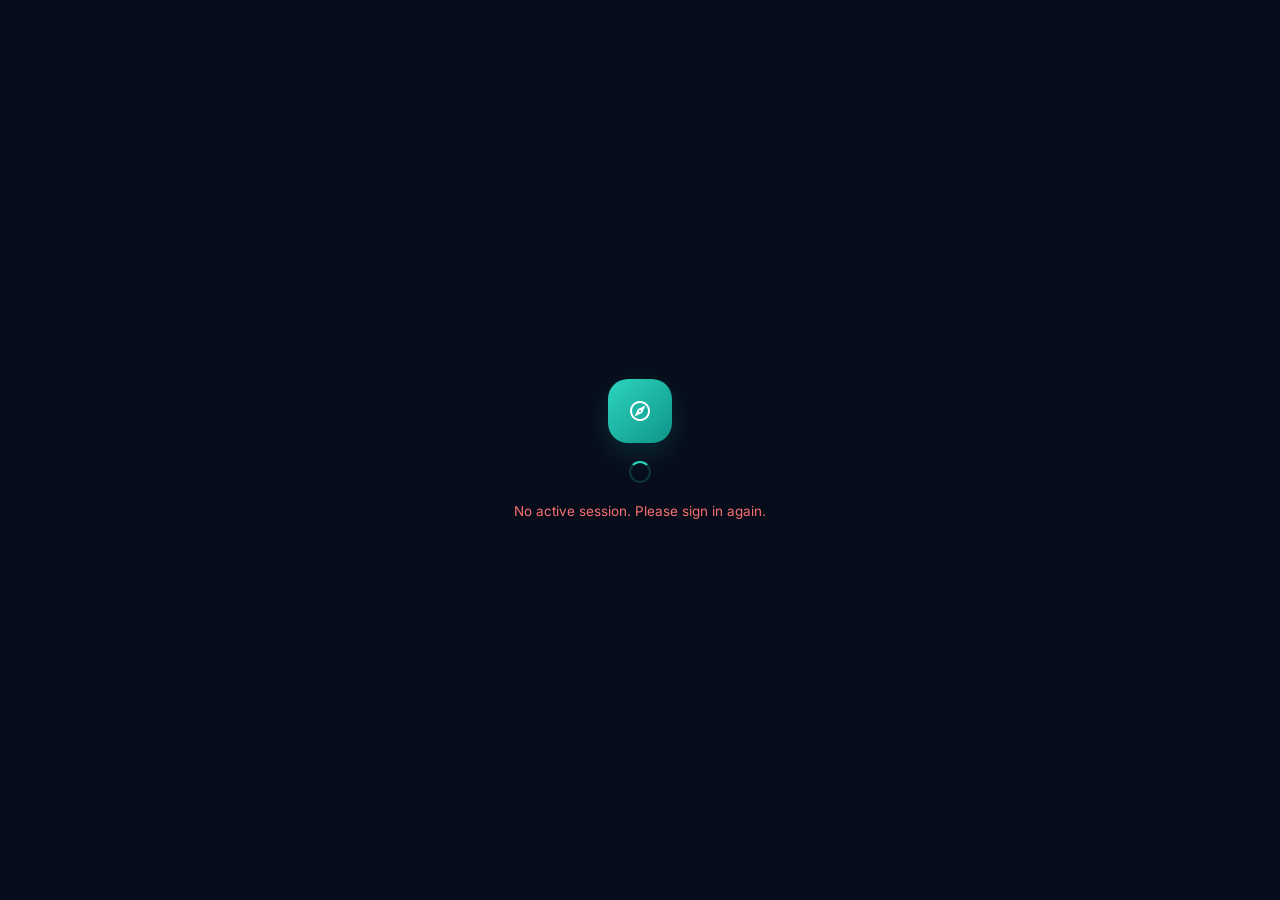
<file: callback.html>
<!DOCTYPE html>
<html lang="en">
<head>
    <meta charset="utf-8"/>
    <meta name="viewport" content="width=device-width, initial-scale=1.0"/>
    <meta name="theme-color" content="#070c1a"/>
    <title>Find 360 - Signing you in</title>
    <link href="https://fonts.googleapis.com/css2?family=Inter:wght@400;500;600;700&family=Instrument+Serif:ital@0;1&family=Material+Symbols+Outlined:wght,FILL@100..700,0..1&display=swap" rel="stylesheet"/>
    <link rel="stylesheet" href="style.css"/>
    <script src="supabase-js.js"></script>
    <script src="supabase-config.js?v=6"></script>
    <style>
        .cb-page { min-height: 100dvh; display: flex; flex-direction: column; align-items: center; justify-content: center; background: var(--bg); padding: 24px; position: relative; overflow: hidden; }
        .cb-card { text-align: center; display: flex; flex-direction: column; align-items: center; gap: 18px; max-width: 340px; }
        .cb-logo { width: 64px; height: 64px; border-radius: 20px; background: linear-gradient(135deg, var(--primary), #0d9488); display: grid; place-items: center; color: #fff; font-size: 34px; box-shadow: 0 10px 30px rgba(15, 118, 110, 0.3); }
        .cb-status { font-size: 15px; font-weight: 500; color: var(--ink); }
        .cb-sub { font-size: 13px; color: var(--muted); }
        .cb-error { font-size: 13.5px; color: var(--error); display: none; line-height: 1.5; }
    </style>
</head>
<body>
    <div class="cb-page">
        <div class="cb-card anim-fade-up">
            <div class="cb-logo"><span class="material-symbols-outlined">explore</span></div>
            <div class="spinner"></div>
            <p class="cb-status" id="status">Signing you in...</p>
            <p class="cb-sub">Just a moment.</p>
            <p class="cb-error" id="error"></p>
        </div>
    </div>

    <script>
        const statusEl = document.getElementById('status');
        const errorEl = document.getElementById('error');
        const subEl = document.querySelector('.cb-sub');

        function showError(msg) {
            statusEl.style.display = 'none';
            subEl.style.display = 'none';
            errorEl.textContent = msg;
            errorEl.style.display = 'block';
            setTimeout(() => window.location.href = 'index.html', 3200);
        }

        function go(url) {
            setTimeout(() => window.location.href = url, 350);
        }

        async function handle() {
            try {
                const { data: { session }, error: sessionError } = await supabase.auth.getSession();
                if (sessionError || !session) {
                    showError('No active session. Please sign in again.');
                    return;
                }

                const user = session.user;
                statusEl.textContent = 'Setting up your account...';

                let { data: rec } = await supabase
                    .from('users')
                    .select('id, role, banned')
                    .eq('id', user.id)
                    .maybeSingle();

                if (!rec) {
                    const { error: insertError } = await supabase
                        .from('users')
                        .insert({
                            id: user.id,
                            name: user.user_metadata?.full_name || user.user_metadata?.name || 'User',
                            email: user.email,
                            profile_photo_url: user.user_metadata?.avatar_url || user.user_metadata?.picture || '',
                            created_at: new Date().toISOString()
                        });
                    if (insertError) {
                        console.error('Profile insert error:', insertError);
                    }
                    rec = await supabase
                        .from('users')
                        .select('role, banned')
                        .eq('id', user.id)
                        .maybeSingle();
                }

                const r = rec?.data || rec;
                const role = r?.role || 'user';

                if (r?.banned) {
                    await supabase.auth.signOut();
                    showError('Your account has been banned by the admin.');
                    return;
                }

                statusEl.textContent = role === 'admin' ? 'Opening dashboard...' : 'Welcome!';
                go(role === 'admin' ? 'admin.html' : 'app.html?tab=account');
            } catch (err) {
                console.error('Callback error:', err);
                showError('Something went wrong. Please try again.');
            }
        }

        handle();
    </script>
</body>
</html>
</file>
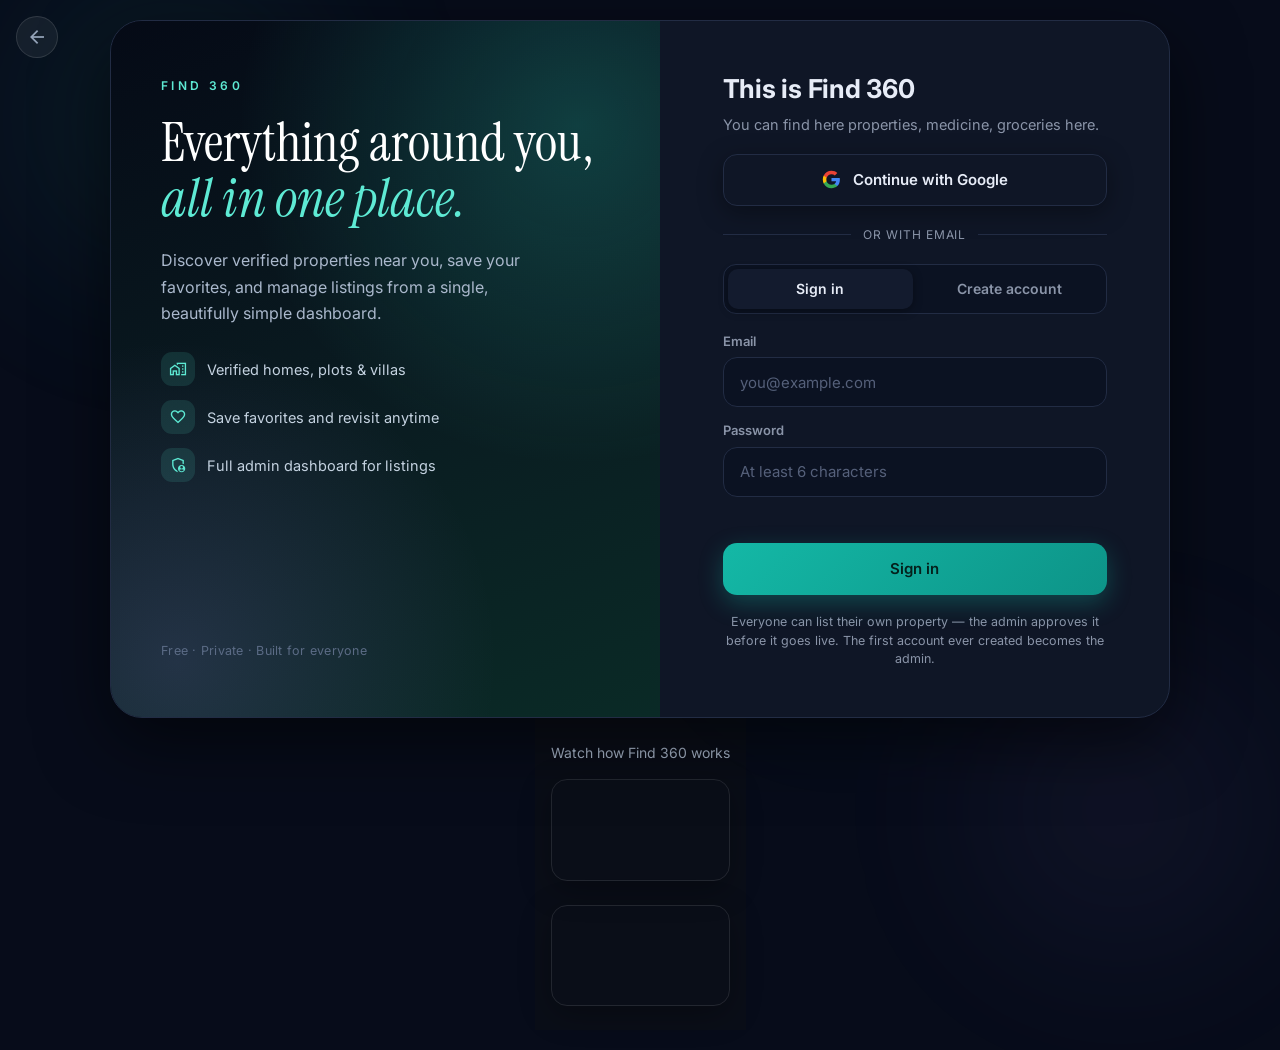
<file: login.html>
<!DOCTYPE html>
<html lang="en">
<head>
    <meta charset="utf-8"/>
    <meta name="viewport" content="width=device-width, initial-scale=1.0, maximum-scale=1.0, user-scalable=no"/>
    <meta name="theme-color" content="#070c1a"/>
    <title>Find 360 - Sign in</title>
    <link rel="manifest" href="manifest.json"/>
    <link rel="preconnect" href="https://fonts.googleapis.com"/>
    <link rel="preconnect" href="https://fonts.gstatic.com" crossorigin/>
    <link href="https://fonts.googleapis.com/css2?family=Inter:wght@400;500;600;700&family=Instrument+Serif:ital@0;1&family=Material+Symbols+Outlined:wght,FILL@100..700,0..1&display=swap" rel="stylesheet"/>
    <link rel="stylesheet" href="style.css"/>
    <script src="supabase-js.js"></script>
    <script src="supabase-config.js?v=6"></script>
</head>
<body class="auth-page">
    <a href="index.html" class="page-back-btn" title="Back to Home">
        <span class="material-symbols-outlined">arrow_back</span>
    </a>
    <div class="aurora" aria-hidden="true">
        <div class="orb orb-1"></div>
        <div class="orb orb-2"></div>
        <div class="orb orb-3"></div>
    </div>

    <main class="auth-wrap">
        <section class="auth-brand">
            <span class="brand-kicker">Find 360</span>
            <h1 class="brand-title">Everything around you,<br/><em>all in one place.</em></h1>
            <p class="brand-sub">Discover verified properties near you, save your favorites, and manage listings from a single, beautifully simple dashboard.</p>

            <ul class="brand-points">
                <li><span class="material-symbols-outlined">home_work</span>Verified homes, plots &amp; villas</li>
                <li><span class="material-symbols-outlined">favorite</span>Save favorites and revisit anytime</li>
                <li><span class="material-symbols-outlined">admin_panel_settings</span>Full admin dashboard for listings</li>
            </ul>

            <div class="brand-foot">Free &middot; Private &middot; Built for everyone</div>
        </section>

        <section class="auth-col">
            <div class="auth-card">
                <div class="mobile-brand anim-fade-up">
                    <span class="brand-kicker">Find 360</span>
                </div>
                <h2 class="anim-fade-up" id="auth-title">This is Find 360</h2>
                <p class="auth-sub anim-fade-up anim-fade-up-1" id="auth-sub">You can find here properties, medicine, groceries here.</p>

                <div class="setup-note anim-fade-up anim-fade-up-1" id="setup-note"></div>

                <button id="google-btn" class="btn-google anim-fade-up anim-fade-up-2">
                    <svg width="19" height="19" viewBox="0 0 24 24" aria-hidden="true">
                        <path d="M22.56 12.25c0-.78-.07-1.53-.2-2.25H12v4.26h5.92c-.26 1.37-1.04 2.53-2.21 3.31v2.77h3.57c2.08-1.92 3.28-4.74 3.28-8.09z" fill="#4285F4"/>
                        <path d="M12 23c2.97 0 5.46-.98 7.28-2.66l-3.57-2.77c-.98.66-2.23 1.06-3.71 1.06-2.86 0-5.29-1.93-6.16-4.53H2.18v2.84C3.99 20.53 7.7 23 12 23z" fill="#34A853"/>
                        <path d="M5.84 14.09c-.22-.66-.35-1.36-.35-2.09s.13-1.43.35-2.09V7.07H2.18C1.43 8.55 1 10.22 1 12s.43 3.45 1.18 4.93l3.66-2.84z" fill="#FBBC05"/>
                        <path d="M12 5.38c1.62 0 3.06.56 4.21 1.66l3.15-3.15C17.45 2.09 14.97 1 12 1 7.7 1 3.99 3.47 2.18 7.07l3.66 2.84c.87-2.6 3.3-4.53 6.16-4.53z" fill="#EA4335"/>
                    </svg>
                    <span id="google-btn-text">Continue with Google</span>
                </button>

                <div class="divider anim-fade-up anim-fade-up-2"><span>or with email</span></div>

                <div class="tabs anim-fade-up anim-fade-up-2">
                    <button class="tab-btn on" id="tab-signin" type="button">Sign in</button>
                    <button class="tab-btn" id="tab-signup" type="button">Create account</button>
                </div>

                <form id="auth-form" class="anim-fade-up anim-fade-up-3" style="display:flex;flex-direction:column;gap:14px;">
                    <div class="field" id="email-field">
                        <label for="email">Email</label>
                        <input class="input" id="email" type="email" autocomplete="email" placeholder="you@example.com" required/>
                    </div>
                    <div class="field" id="password-field">
                        <label for="password">Password</label>
                        <input class="input" id="password" type="password" autocomplete="current-password" placeholder="At least 6 characters" minlength="6" required/>
                    </div>
                    <div class="field" id="otp-field" style="display:none;">
                        <label for="login-otp">Enter OTP sent to your email</label>
                        <div style="display:flex;gap:8px;">
                            <input class="input" id="login-otp" placeholder="6-digit OTP" required/>
                            <button type="button" class="btn btn-ghost" id="login-verify-btn" onclick="verifyLoginOTP()">Verify</button>
                        </div>
                        <button type="button" class="btn-link" id="resend-otp-btn" onclick="resendLoginOTP()" style="display:none;margin-top:6px;font-size:13px;color:var(--primary);background:none;border:none;cursor:pointer;">Resend OTP</button>
                    </div>
                    <p class="auth-status" id="auth-status" role="status"></p>
                    <button class="btn btn-primary" id="auth-btn" type="submit">Sign in</button>
                </form>

                <p class="auth-hint">Everyone can list their own property — the admin approves it before it goes live. The first account ever created becomes the admin.</p>
            </div>
        </section>
    </main>

    <div class="login-video-section" style="padding: 24px 16px; background: #0a0e18;">
        <p style="color: #aab8cc; font-size: 14px; text-align: center; margin-bottom: 16px;">Watch how Find 360 works</p>
        <div style="max-width: 640px; margin: 0 auto 24px; border-radius: 16px; overflow: hidden; border: 1px solid rgba(255,255,255,0.1); box-shadow: 0 8px 32px rgba(0,0,0,0.3);">
            <div style="position: relative; width: 100%; padding-top: 56.25%;">
                <iframe style="position: absolute; top: 0; left: 0; width: 100%; height: 100%; border: 0;" src="https://www.youtube.com/embed/XS7KutxOg6c?si=W6aOrC-j52eqxPg_&amp;start=3" title="Find 360 Demo" allow="accelerometer; autoplay; clipboard-write; encrypted-media; gyroscope; picture-in-picture; web-share" referrerpolicy="strict-origin-when-cross-origin" allowfullscreen></iframe>
            </div>
        </div>
        <div style="max-width: 640px; margin: 0 auto; border-radius: 16px; overflow: hidden; border: 1px solid rgba(255,255,255,0.1); box-shadow: 0 8px 32px rgba(0,0,0,0.3);">
            <div style="position: relative; width: 100%; padding-top: 56.25%;">
                <iframe style="position: absolute; top: 0; left: 0; width: 100%; height: 100%; border: 0;" src="https://www.youtube.com/embed/GCTjGriRABs?si=asRHbpQk9zhyNpj1" title="Find 360 Demo 2" allow="accelerometer; autoplay; clipboard-write; encrypted-media; gyroscope; picture-in-picture; web-share" referrerpolicy="strict-origin-when-cross-origin" allowfullscreen></iframe>
            </div>
        </div>
    </div>

    <script>
        if ('serviceWorker' in navigator) {
            navigator.serviceWorker.getRegistrations().then(regs => regs.forEach(r => r.unregister()));
        }
        if (window.caches) {
            caches.keys().then(keys => Promise.all(keys.map(k => caches.delete(k))));
        }

        const $ = (id) => document.getElementById(id);
        let mode = 'signin';

        function callbackURL() {
            const p = window.location.pathname;
            const base = p.substring(0, p.lastIndexOf('/') + 1);
            return window.location.origin + base + 'callback.html';
        }

        function setStatus(msg, type) {
            $('auth-status').textContent = msg || '';
            $('auth-status').className = 'auth-status ' + (type || '');
        }

        function setSetupNote(type, html) {
            const note = $('setup-note');
            note.className = 'setup-note show ' + type;
            note.innerHTML = '<span class="material-symbols-outlined">info</span><span>' + html + '</span>';
        }

        async function checkSetup() {
            if (location.protocol === 'file:') {
                setSetupNote('err',
                    'You opened the file directly. In the CEP folder run <code>python -m http.server 3000</code>, then open <code>http://localhost:3000</code>.');
                return;
            }
            try {
                const { error } = await supabase.from('properties').select('id').limit(1);
                if (error && (error.code === 'PGRST204' || error.code === '42P01')) {
                    setSetupNote('warn',
                        'Database is not ready. Open <b>Supabase &rarr; SQL Editor</b>, paste the contents of <code>schema.sql</code>, and click <b>Run</b>.');
                } else if (error && error.code === 'PGRST301') {
                    setSetupNote('err', 'Cannot reach your Supabase project. Check <code>supabase-config.js</code>.');
                }
            } catch (e) {
                setSetupNote('err', 'Connection failed. Are you running this through a local server (http://localhost:3000)?');
            }
        }
        checkSetup();

        if (location.hash.indexOf('access_token') !== -1 || location.hash.indexOf('error=') !== -1) {
            (async function () {
                try {
                    const { data: { session } } = await supabase.auth.getSession();
                    if (session) {
                        window.location.replace('callback.html');
                        return;
                    }
                } catch (e) {}
                history.replaceState(null, '', location.pathname + location.search);
            })();
        }

        function setMode(m) {
            mode = m;
            $('tab-signin').classList.toggle('on', m === 'signin');
            $('tab-signup').classList.toggle('on', m === 'signup');
            $('auth-title').textContent = m === 'signin' ? 'This is Find 360' : 'Create your account';
            $('auth-sub').textContent = m === 'signin'
                ? 'You can find here properties, medicine, groceries here.'
                : 'Join free and start exploring today.';
            $('auth-btn').textContent = m === 'signin' ? 'Sign in' : 'Create account';
            $('password').autocomplete = m === 'signin' ? 'current-password' : 'new-password';
            setStatus('');
        }

        $('tab-signin').addEventListener('click', () => setMode('signin'));
        $('tab-signup').addEventListener('click', () => setMode('signup'));

        $('google-btn').addEventListener('click', async () => {
            const btn = $('google-btn');
            btn.disabled = true;
            $('google-btn-text').textContent = 'Redirecting...';
            try {
                const { data, error } = await supabase.auth.signInWithOAuth({
                    provider: 'google',
                    options: { redirectTo: callbackURL() }
                });
                if (error) throw error;
                if (data && data.url) {
                    window.location.href = data.url;
                    return;
                }
                throw new Error('Supabase returned no redirect URL.');
            } catch (err) {
                console.error('OAuth error:', err);
                btn.disabled = false;
                $('google-btn-text').textContent = 'Continue with Google';
                setStatus(err.message || 'Google sign-in failed', 'err');
                setSetupNote('warn',
                    'Add <code>' + callbackURL() + '</code> to Supabase &rarr; Authentication &rarr; URL Configuration &rarr; <b>Redirect URLs</b>.');
            }
        });

        let pendingEmail = '';
        let loginOtpStored = '';

        $('auth-form').addEventListener('submit', async (e) => {
            e.preventDefault();
            if ($('otp-field').style.display !== 'none') {
                verifyLoginOTP();
                return;
            }
            const email = $('email').value.trim();
            const password = $('password').value;
            const btn = $('auth-btn');
            btn.disabled = true;
            btn.textContent = mode === 'signin' ? 'Signing in...' : 'Creating account...';
            setStatus('');

            try {
            if (mode === 'signin') {
                const { error } = await supabase.auth.signInWithPassword({ email, password });
                if (error) {
                    setStatus(error.message, 'err');
                    btn.disabled = false;
                    btn.textContent = 'Sign in';
                    return;
                }
                pendingEmail = email;
                sendLoginOTP(email);
            } else {
                const { data, error } = await supabase.auth.signUp({
                    email, password,
                    options: { data: { full_name: email.split('@')[0] } }
                });
                if (error) {
                    setStatus(error.message, 'err');
                    btn.disabled = false;
                    btn.textContent = 'Create account';
                    return;
                }
                if (data.session) {
                    pendingEmail = email;
                    sendLoginOTP(email);
                } else {
                    setStatus('Confirmation email sent. Click the link, then sign in.', 'ok');
                    btn.disabled = false;
                    btn.textContent = 'Create account';
                }
            }
            } catch (err) {
                console.error('Auth error:', err);
                setStatus(err.message || 'Something went wrong.', 'err');
                btn.disabled = false;
                btn.textContent = mode === 'signin' ? 'Sign in' : 'Create account';
            }
        });

        function sendLoginOTP(email) {
            loginOtpStored = Math.floor(100000 + Math.random() * 900000).toString();
            localStorage.setItem('login_otp', loginOtpStored);
            localStorage.setItem('login_otp_email', email);
            $('email-field').style.display = 'none';
            $('password-field').style.display = 'none';
            $('otp-field').style.display = 'block';
            $('auth-btn').textContent = 'Verify & Continue';
            $('auth-btn').disabled = false;
            $('resend-otp-btn').style.display = 'none';
            setStatus('OTP sent to ' + email, 'ok');
            alert('Your OTP is: ' + loginOtpStored + '\n\n(Integrate Brevo API for production)');
            setTimeout(() => { $('resend-otp-btn').style.display = 'block'; }, 30000);
        }

        function resendLoginOTP() {
            sendLoginOTP(pendingEmail);
        }

        async function verifyLoginOTP() {
            const entered = $('login-otp').value.trim();
            const stored = localStorage.getItem('login_otp');
            if (!entered) { setStatus('Enter OTP', 'err'); return; }
            if (entered !== stored) { setStatus('Invalid OTP', 'err'); return; }
            localStorage.removeItem('login_otp');
            localStorage.removeItem('login_otp_email');
            setStatus('Verified! Redirecting...', 'ok');
            const { data: { session } } = await supabase.auth.getSession();
            if (session) {
                const user = session.user;
                let { data: rec } = await supabase.from('users').select('role, banned').eq('id', user.id).maybeSingle();
                if (rec?.banned) {
                    await supabase.auth.signOut();
                    setStatus('Account banned.', 'err');
                    return;
                }
                window.location.href = (rec?.role === 'admin') ? 'admin.html' : 'app.html?tab=account';
            } else {
                window.location.href = 'app.html?tab=account';
            }
        }
    </script>
</body>
</html>
</file>
<file: style.css>
:root {
    --bg: #070c1a;
    --surface: #0f1626;
    --surface-2: #131b2e;
    --ink: #e7ecf7;
    --muted: #8a94a8;
    --line: #222c44;
    --primary: #2dd4bf;
    --primary-strong: #14b8a6;
    --primary-soft: rgba(45, 212, 191, 0.12);
    --accent: #a78bfa;
    --error: #f87171;
    --radius: 16px;
    --shadow-soft: 0 6px 24px rgba(0, 0, 0, 0.35);
    --shadow-pop: 0 24px 70px rgba(0, 0, 0, 0.55);
    --font: 'Inter', system-ui, -apple-system, 'Segoe UI', sans-serif;
    --font-display: 'Instrument Serif', Georgia, serif;
}

[data-theme="light"] {
    --bg: #f5f7fa;
    --surface: #ffffff;
    --surface-2: #f0f2f5;
    --ink: #1a202c;
    --muted: #64748b;
    --line: #e2e8f0;
    --primary: #0d9488;
    --primary-strong: #0f766e;
    --primary-soft: rgba(13, 148, 136, 0.1);
    --error: #dc2626;
    --shadow-soft: 0 4px 16px rgba(0, 0, 0, 0.08);
    --shadow-pop: 0 12px 40px rgba(0, 0, 0, 0.12);
}

.theme-toggle { width: 36px; height: 36px; border-radius: 12px; border: none; background: var(--surface); color: var(--ink); display: flex; align-items: center; justify-content: center; cursor: pointer; transition: background 0.2s; font-size: 20px; }
.theme-toggle:hover { background: var(--line); }

* { box-sizing: border-box; margin: 0; padding: 0; }
html { -webkit-text-size-adjust: 100%; }
body {
    font-family: var(--font);
    background: var(--bg);
    color: var(--ink);
    line-height: 1.5;
    -webkit-font-smoothing: antialiased;
    min-height: 100dvh;
}
img { display: block; max-width: 100%; }
button { font-family: inherit; cursor: pointer; }
input, select, textarea { font-family: inherit; }
a { text-decoration: none; color: inherit; }
::selection { background: rgba(45, 212, 191, 0.25); }
:focus-visible { outline: 2px solid var(--primary); outline-offset: 2px; }

.material-symbols-outlined { font-variation-settings: 'FILL' 0; }

/* ================= ANIMATIONS ================= */
@keyframes fadeUp { from { opacity: 0; transform: translateY(16px); } to { opacity: 1; transform: none; } }
@keyframes fadeIn { from { opacity: 0; } to { opacity: 1; } }
@keyframes pop { from { opacity: 0; transform: scale(0.96); } to { opacity: 1; transform: scale(1); } }
@keyframes spin { to { transform: rotate(360deg); } }
@keyframes floaty { 0%, 100% { transform: translate(0, 0) scale(1); } 50% { transform: translate(40px, -30px) scale(1.08); } }
.anim-fade-up { animation: fadeUp 0.6s cubic-bezier(0.16, 1, 0.3, 1) both; }
.anim-fade-up-1 { animation-delay: 0.1s; }
.anim-fade-up-2 { animation-delay: 0.2s; }
.anim-fade-up-3 { animation-delay: 0.3s; }

/* ================= BUTTONS ================= */
.btn {
    display: inline-flex; align-items: center; justify-content: center; gap: 10px;
    height: 52px; padding: 0 22px; border-radius: 14px; border: none;
    font-size: 15px; font-weight: 600; transition: transform 0.15s ease, box-shadow 0.2s ease, background 0.2s ease;
}
.btn:active { transform: scale(0.98); }
.btn:disabled { opacity: 0.6; cursor: not-allowed; }
.btn-primary { background: linear-gradient(135deg, #14b8a6, #0d9488); color: #04211c; box-shadow: 0 8px 24px rgba(20, 184, 166, 0.3); }
.btn-primary:hover { box-shadow: 0 10px 32px rgba(20, 184, 166, 0.45); }
.get-btn { width: 100%; margin-top: 14px; padding: 12px; font-size: 15px; font-weight: 700; display: flex; align-items: center; justify-content: center; gap: 8px; border-radius: 12px; cursor: pointer; }
.prop-btns { display: flex; gap: 10px; margin-top: 14px; }
.prop-btns .btn { flex: 1; margin-top: 0; padding: 11px 8px; font-size: 13px; border-radius: 10px; display: flex; align-items: center; justify-content: center; gap: 6px; cursor: pointer; font-weight: 700; }
.prop-btn-detail { background: var(--primary-soft); color: var(--primary); border: 1px solid rgba(45, 212, 191, 0.3); }
.prop-btn-detail:hover { background: rgba(45, 212, 191, 0.18); }
.prop-btn-get { background: linear-gradient(135deg, #14b8a6, #0d9488); color: #04211c; box-shadow: 0 4px 16px rgba(20, 184, 166, 0.25); }
.prop-btn-get:hover { box-shadow: 0 6px 20px rgba(20, 184, 166, 0.4); }
.btn-ghost { background: var(--primary-soft); color: var(--primary); border: 1px solid rgba(45, 212, 191, 0.3); }
.btn-ghost:hover { background: rgba(45, 212, 191, 0.18); }
.btn-danger { background: rgba(248, 113, 113, 0.1); color: var(--error); border: 1px solid rgba(248, 113, 113, 0.3); }
.btn-danger:hover { background: rgba(248, 113, 113, 0.18); }
.btn-google {
    background: var(--surface); border: 1px solid var(--line); height: 52px; border-radius: 14px;
    font-weight: 600; font-size: 15px; color: var(--ink);
    display: flex; align-items: center; justify-content: center; gap: 12px;
    box-shadow: var(--shadow-soft); transition: transform 0.15s ease, box-shadow 0.2s ease, border-color 0.2s ease;
}
.btn-google:hover { border-color: var(--primary); box-shadow: 0 8px 24px rgba(0, 0, 0, 0.4); transform: translateY(-1px); }
.btn-sm { height: 38px; padding: 0 14px; font-size: 13px; border-radius: 11px; }

/* ================= INPUTS ================= */
.field { display: flex; flex-direction: column; gap: 6px; }
.field label { font-size: 13px; font-weight: 600; color: var(--muted); }
.input {
    height: 50px; border: 1px solid var(--line); border-radius: 14px; padding: 0 16px;
    font-size: 15px; background: #0b1222; color: var(--ink); outline: none; width: 100%;
    transition: border-color 0.15s, box-shadow 0.15s, background 0.15s;
}
.input::placeholder { color: #55607a; }
.input:focus { border-color: var(--primary); box-shadow: 0 0 0 4px rgba(45, 212, 191, 0.18); background: #0e1730; }
textarea.input { height: auto; padding: 12px 16px; resize: vertical; min-height: 84px; }
select.input { cursor: pointer; }

/* ================= CHIPS / BADGES ================= */
.chip {
    display: inline-flex; align-items: center; gap: 6px; padding: 9px 16px; border-radius: 9999px;
    background: var(--surface); border: 1px solid var(--line); font-size: 13px; font-weight: 500;
    color: var(--muted); cursor: pointer; transition: 0.18s ease; white-space: nowrap;
}
.chip:hover { border-color: var(--primary); color: var(--primary); }
.chip.active { background: var(--primary-soft); border-color: var(--primary); color: var(--primary); font-weight: 600; }
.chip .material-symbols-outlined { font-size: 16px; }

.badge-pill {
    display: inline-flex; align-items: center; gap: 5px; padding: 5px 12px; border-radius: 9999px;
    font-size: 11px; font-weight: 600; letter-spacing: 0.04em; text-transform: uppercase;
}
.badge-pill.green { background: rgba(45, 212, 191, 0.14); color: #5eead4; }
.badge-pill.gray { background: rgba(138, 148, 168, 0.12); color: var(--muted); }
.badge-pill.violet { background: rgba(167, 139, 250, 0.14); color: var(--accent); }
.badge-pill.red { background: rgba(248, 113, 113, 0.14); color: var(--error); }

/* ================= TOAST / SPINNER ================= */
.toast {
    position: fixed; bottom: 88px; left: 50%; transform: translate(-50%, 12px);
    background: #1e293b; color: #e7ecf7; padding: 12px 22px; border-radius: 14px;
    font-size: 14px; font-weight: 500; z-index: 400; opacity: 0; pointer-events: none;
    transition: 0.25s ease; box-shadow: 0 10px 30px rgba(0, 0, 0, 0.5);
}
.toast.show { opacity: 1; transform: translate(-50%, 0); }

.spinner { width: 22px; height: 22px; border: 2.5px solid rgba(45, 212, 191, 0.2); border-top-color: var(--primary); border-radius: 50%; animation: spin 0.7s linear infinite; }

/* ================= SETUP NOTE ================= */
.setup-note {
    display: none; align-items: flex-start; gap: 10px; padding: 12px 14px; border-radius: 14px;
    font-size: 12.5px; line-height: 1.55; text-align: left;
}
.setup-note.show { display: flex; }
.setup-note .material-symbols-outlined { font-size: 18px; flex-shrink: 0; margin-top: 1px; }
.setup-note.warn { border: 1px solid rgba(251, 191, 36, 0.4); background: rgba(251, 191, 36, 0.08); color: #fcd34d; }
.setup-note.err { border: 1px solid rgba(248, 113, 113, 0.4); background: rgba(248, 113, 113, 0.08); color: #fca5a5; }
.setup-note.ok { border: 1px solid rgba(45, 212, 191, 0.4); background: rgba(45, 212, 191, 0.08); color: #5eead4; }
.setup-note code { font-family: Consolas, monospace; font-size: 11.5px; background: rgba(0, 0, 0, 0.35); padding: 1px 6px; border-radius: 6px; }

/* ================= LOGIN PAGE ================= */
.auth-page { min-height: 100dvh; display: grid; place-items: center; position: relative; overflow: hidden; padding: 20px; }
.aurora { position: fixed; inset: 0; z-index: 0; pointer-events: none; }
.orb { position: absolute; border-radius: 50%; filter: blur(90px); opacity: 0.4; animation: floaty 16s ease-in-out infinite; }
.orb-1 { width: 520px; height: 520px; background: radial-gradient(circle, rgba(45, 212, 191, 0.32), transparent 62%); top: -140px; left: -90px; }
.orb-2 { width: 460px; height: 460px; background: radial-gradient(circle, rgba(167, 139, 250, 0.26), transparent 62%); bottom: -140px; right: -70px; animation-delay: -6s; }
.orb-3 { width: 360px; height: 360px; background: radial-gradient(circle, rgba(56, 189, 248, 0.18), transparent 62%); top: 45%; left: 52%; animation-delay: -11s; }

.auth-wrap {
    position: relative; z-index: 1; width: 100%; max-width: 1060px; min-height: 620px;
    display: grid; grid-template-columns: 1.08fr 1fr; background: var(--surface);
    border: 1px solid var(--line); border-radius: 32px; box-shadow: var(--shadow-pop);
    overflow: hidden; animation: pop 0.5s cubic-bezier(0.16, 1, 0.3, 1);
}

.auth-brand {
    position: relative; padding: 56px 50px; display: flex; flex-direction: column; justify-content: center; gap: 20px;
    color: #fff; background: linear-gradient(160deg, #050a16 0%, #0a1c21 55%, #0a2a26 100%); overflow: hidden;
}
.auth-brand::after {
    content: ""; position: absolute; inset: 0; pointer-events: none;
    background:
        radial-gradient(circle at 85% 15%, rgba(45, 212, 191, 0.22), transparent 45%),
        radial-gradient(circle at 12% 92%, rgba(167, 139, 250, 0.16), transparent 40%);
}
.auth-brand > * { position: relative; z-index: 1; }
.brand-kicker { font-size: 12px; letter-spacing: 0.28em; text-transform: uppercase; color: #5eead4; font-weight: 600; }
.brand-title { font-family: var(--font-display); font-size: 54px; line-height: 1.04; font-weight: 400; }
.brand-title em { font-style: italic; color: #5eead4; }
.brand-sub { color: #aab8cc; font-size: 16px; line-height: 1.65; max-width: 36ch; }
.brand-points { display: flex; flex-direction: column; gap: 14px; margin-top: 6px; }
.brand-points li { display: flex; align-items: center; gap: 12px; font-size: 14.5px; color: #c4d2e0; list-style: none; }
.brand-points .material-symbols-outlined { width: 34px; height: 34px; border-radius: 11px; background: rgba(94, 234, 212, 0.12); color: #5eead4; display: grid; place-items: center; font-size: 18px; flex-shrink: 0; }
.brand-foot { margin-top: auto; font-size: 12.5px; color: #5b6b85; letter-spacing: 0.02em; }

.auth-col { display: flex; align-items: center; justify-content: center; padding: 48px 44px; }
.auth-card { width: 100%; max-width: 384px; display: flex; flex-direction: column; gap: 18px; }
.auth-card h2 { font-size: 26px; font-weight: 700; letter-spacing: -0.01em; }
.auth-sub { color: var(--muted); font-size: 14.5px; margin-top: -12px; }

.divider { display: flex; align-items: center; gap: 12px; color: var(--muted); font-size: 12px; text-transform: uppercase; letter-spacing: 0.08em; margin: 2px 0; }
.divider::before, .divider::after { content: ""; flex: 1; height: 1px; background: var(--line); }

.tabs { display: flex; background: #0b1222; border: 1px solid var(--line); border-radius: 13px; padding: 4px; gap: 4px; }
.tab-btn { flex: 1; height: 40px; border: none; background: none; border-radius: 10px; font-size: 14px; font-weight: 600; color: var(--muted); transition: 0.18s ease; }
.tab-btn.on { background: var(--surface-2); color: var(--ink); box-shadow: 0 2px 10px rgba(0, 0, 0, 0.35); }

.auth-status { font-size: 13px; min-height: 18px; }
.auth-status.err { color: var(--error); }
.auth-status.ok { color: #5eead4; }
.auth-hint { font-size: 12.5px; color: var(--muted); text-align: center; line-height: 1.5; }

/* ================= APP SHELL ================= */
.topbar { position: sticky; top: 0; z-index: 50; background: rgba(10, 15, 28, 0.82); backdrop-filter: blur(14px); border-bottom: 1px solid var(--line); }
.topbar-inner { max-width: 1100px; margin: 0 auto; padding: 13px 20px; display: flex; align-items: center; gap: 14px; }
.brand { display: flex; align-items: center; gap: 11px; font-weight: 700; font-size: 17px; }
.brand .dot { width: 32px; height: 32px; border-radius: 11px; background: linear-gradient(135deg, #14b8a6, #0d9488); display: grid; place-items: center; color: #04211c; font-size: 18px; flex-shrink: 0; box-shadow: 0 4px 14px rgba(20, 184, 166, 0.35); }
.topbar-actions { margin-left: auto; display: flex; align-items: center; gap: 10px; }
.back-btn { width: 36px; height: 36px; border-radius: 12px; border: none; background: var(--surface); color: var(--ink); display: flex; align-items: center; justify-content: center; cursor: pointer; transition: background 0.2s; }
.back-btn:hover { background: var(--line); }

.app { max-width: 1100px; margin: 0 auto; padding: 24px 20px 100px; display: flex; flex-direction: column; gap: 22px; }
.section-head { display: flex; align-items: center; justify-content: space-between; gap: 12px; }
.section-head h2 { font-size: 20px; font-weight: 700; letter-spacing: -0.01em; }
.section-head p { color: var(--muted); font-size: 13.5px; }

.searchbar { display: flex; align-items: center; gap: 10px; background: var(--surface); border: 1px solid var(--line); border-radius: 18px; padding: 0 18px; height: 54px; box-shadow: var(--shadow-soft); }
.searchbar .material-symbols-outlined { color: var(--muted); font-size: 22px; }
.searchbar input { flex: 1; border: none; outline: none; font-size: 15px; background: transparent; color: var(--ink); }
.searchbar input::placeholder { color: #55607a; }

.chips-row { display: flex; gap: 8px; overflow-x: auto; padding-bottom: 4px; scrollbar-width: none; }
.chips-row::-webkit-scrollbar { display: none; }

.price-panel { display: none; background: var(--surface); border: 1px solid var(--line); border-radius: 18px; padding: 14px; box-shadow: var(--shadow-soft); gap: 8px; }
.price-panel.show { display: grid; grid-template-columns: repeat(auto-fit, minmax(120px, 1fr)); }
.price-opt { height: 40px; border: 1px solid var(--line); background: #0b1222; border-radius: 11px; font-size: 13px; font-weight: 500; color: var(--ink); transition: 0.15s ease; }
.price-opt:hover { border-color: var(--primary); color: var(--primary); }
.price-opt.active { background: var(--primary); border-color: var(--primary); color: #04211c; font-weight: 600; }

.panel { display: none; }
.panel.active { display: block; }

.props { display: grid; grid-template-columns: repeat(auto-fill, minmax(300px, 1fr)); gap: 18px; }
.prop { background: var(--surface); border: 1px solid var(--line); border-radius: 22px; overflow: hidden; box-shadow: var(--shadow-soft); transition: transform 0.18s ease, box-shadow 0.18s ease, border-color 0.18s ease; }
.prop:hover { transform: translateY(-3px); border-color: rgba(45, 212, 191, 0.4); box-shadow: 0 16px 44px rgba(0, 0, 0, 0.45); }
.prop-img { position: relative; aspect-ratio: 16 / 10; background: linear-gradient(135deg, #1b2439, #141c30); display: grid; place-items: center; color: #3d4a68; }
.prop-img img { width: 100%; height: 100%; object-fit: cover; }
.prop-img .carousel { width: 100%; height: 100%; position: relative; }
.prop-img .carousel .slide { position: absolute; inset: 0; width: 100%; height: 100%; object-fit: cover; opacity: 0; transition: opacity 0.6s ease; }
.prop-img .carousel .slide.active { opacity: 1; }
.prop-img .carousel-dots { position: absolute; bottom: 10px; left: 50%; transform: translateX(-50%); display: flex; gap: 6px; z-index: 2; }
.prop-img .carousel-dots .dot { width: 7px; height: 7px; border-radius: 50%; background: rgba(255,255,255,0.4); border: 1px solid rgba(255,255,255,0.3); cursor: pointer; transition: 0.3s; }
.prop-img .carousel-dots .dot.active { background: #2dd4bf; border-color: #2dd4bf; transform: scale(1.2); }
.prop-img .ph { font-size: 40px; color: #3d4a68; }
.verify { position: absolute; top: 12px; left: 12px; display: inline-flex; align-items: center; gap: 5px; background: rgba(45, 212, 191, 0.18); border: 1px solid rgba(45, 212, 191, 0.35); color: #5eead4; font-size: 11px; font-weight: 600; padding: 6px 12px; border-radius: 9999px; }
.like { position: absolute; top: 12px; right: 12px; width: 38px; height: 38px; border-radius: 50%; background: rgba(13, 18, 32, 0.8); border: 1px solid var(--line); display: grid; place-items: center; color: #94a3b8; box-shadow: 0 4px 14px rgba(0, 0, 0, 0.4); transition: 0.15s ease; }
.like:hover { transform: scale(1.06); }
.like.liked { color: #f87171; border-color: rgba(248, 113, 113, 0.4); }
.like .material-symbols-outlined { font-size: 20px; }
.prop-body { padding: 16px 18px 18px; }
.prop-price { font-size: 22px; font-weight: 700; color: var(--primary); letter-spacing: -0.01em; }
.prop-title { font-size: 15px; font-weight: 600; margin-top: 3px; }
.prop-desc { font-size: 13px; color: var(--muted); margin-top: 6px; display: -webkit-box; -webkit-line-clamp: 2; -webkit-box-orient: vertical; overflow: hidden; }
.prop-meta { display: flex; gap: 14px; margin-top: 12px; font-size: 13px; color: var(--muted); flex-wrap: wrap; }
.prop-meta span { display: inline-flex; align-items: center; gap: 5px; }
.prop-meta .material-symbols-outlined { font-size: 15px; }

.empty { display: flex; flex-direction: column; align-items: center; justify-content: center; text-align: center; padding: 70px 20px; color: var(--muted); }
.empty .material-symbols-outlined { font-size: 46px; margin-bottom: 12px; opacity: 0.4; }
.empty p { font-size: 15px; max-width: 30ch; }

.tabbar { position: fixed; bottom: 0; left: 0; right: 0; z-index: 100; display: flex; background: rgba(10, 15, 28, 0.92); backdrop-filter: blur(14px); border-top: 1px solid var(--line); height: 66px; padding-bottom: env(safe-area-inset-bottom); }
.tab { flex: 1; display: flex; flex-direction: column; align-items: center; justify-content: center; gap: 3px; background: none; border: none; color: var(--muted); font-size: 11px; font-weight: 600; transition: color 0.15s ease; }
.tab.active { color: var(--primary); }
.tab .material-symbols-outlined { font-size: 23px; }

.account { display: flex; flex-direction: column; gap: 18px; max-width: 520px; }
.profile-card { display: flex; align-items: center; gap: 16px; background: var(--surface); border: 1px solid var(--line); border-radius: 20px; padding: 20px; box-shadow: var(--shadow-soft); }
.avatar { width: 56px; height: 56px; border-radius: 50%; object-fit: cover; border: 2px solid var(--line); flex-shrink: 0; }
.avatar-ph { width: 56px; height: 56px; border-radius: 50%; background: var(--primary-soft); color: var(--primary); display: grid; place-items: center; font-size: 26px; flex-shrink: 0; }
.profile-info { flex: 1; min-width: 0; }
.profile-name { font-size: 17px; font-weight: 600; }
.profile-email { font-size: 13.5px; color: var(--muted); }
.menu-item { display: flex; align-items: center; gap: 14px; padding: 16px 18px; border-radius: 16px; border: 1px solid var(--line); background: var(--surface); width: 100%; font-size: 15px; font-weight: 500; color: var(--ink); text-align: left; transition: 0.15s ease; box-shadow: var(--shadow-soft); }
.menu-item:hover { border-color: var(--primary); }
.menu-item .material-symbols-outlined { font-size: 22px; color: var(--primary); }
.menu-item.danger .material-symbols-outlined { color: var(--error); }
.menu-item + .menu-item { margin-top: 10px; }

/* ================= ADMIN ================= */
.admin { display: flex; min-height: 100dvh; }
.admin-side { width: 246px; flex-shrink: 0; background: #0a0f1e; border-right: 1px solid var(--line); color: #cbd5e1; display: flex; flex-direction: column; padding: 22px 16px; position: sticky; top: 0; height: 100dvh; }
.admin-side .brand { color: #fff; }
.admin-side-label { font-size: 11px; text-transform: uppercase; letter-spacing: 0.14em; color: #526580; margin: 22px 14px 8px; font-weight: 600; }
.navlink { display: flex; align-items: center; gap: 12px; padding: 12px 14px; border-radius: 14px; font-size: 14px; font-weight: 500; color: #8a94a8; margin-bottom: 4px; transition: 0.15s ease; border: none; background: none; width: 100%; text-align: left; }
.navlink:hover { background: rgba(255, 255, 255, 0.05); color: #fff; }
.navlink.active { background: linear-gradient(135deg, #14b8a6, #0d9488); color: #04211c; font-weight: 600; }
.navlink .material-symbols-outlined { font-size: 20px; }
.side-foot { margin-top: auto; display: flex; flex-direction: column; gap: 8px; }

.admin-main { flex: 1; padding: 28px 32px; min-width: 0; }
.admin-head { display: flex; align-items: center; justify-content: space-between; gap: 14px; margin-bottom: 24px; flex-wrap: wrap; }
.admin-head h1 { font-size: 24px; font-weight: 700; letter-spacing: -0.01em; }
.admin-head p { color: var(--muted); font-size: 14px; }

.stats { display: grid; grid-template-columns: repeat(auto-fit, minmax(180px, 1fr)); gap: 16px; margin-bottom: 26px; }
.stat { background: var(--surface); border: 1px solid var(--line); border-radius: 20px; padding: 20px; box-shadow: var(--shadow-soft); display: flex; flex-direction: column; gap: 10px; }
.stat .icon { width: 42px; height: 42px; border-radius: 13px; display: grid; place-items: center; color: var(--primary); background: var(--primary-soft); font-size: 21px; }
.stat .num { font-size: 28px; font-weight: 700; letter-spacing: -0.02em; }
.stat .lbl { font-size: 13px; color: var(--muted); }

.toolbar { display: flex; align-items: center; gap: 10px; margin-bottom: 16px; flex-wrap: wrap; }
.toolbar .searchbar { flex: 1; min-width: 220px; height: 46px; box-shadow: none; }

.table-wrap { background: var(--surface); border: 1px solid var(--line); border-radius: 20px; overflow: auto; box-shadow: var(--shadow-soft); }
table { width: 100%; border-collapse: collapse; min-width: 640px; }
th { text-align: left; font-size: 11.5px; font-weight: 600; letter-spacing: 0.06em; text-transform: uppercase; color: var(--muted); padding: 14px 18px; border-bottom: 1px solid var(--line); background: #0b1222; white-space: nowrap; }
td { padding: 14px 18px; border-bottom: 1px solid var(--line); font-size: 14px; vertical-align: middle; }
tr:last-child td { border-bottom: none; }
tbody tr { transition: background 0.12s ease; }
tbody tr:hover td { background: rgba(45, 212, 191, 0.04); }
.tcell-strong { font-weight: 600; }
.row-actions { display: flex; gap: 8px; }
.icon-btn { width: 34px; height: 34px; border-radius: 10px; border: 1px solid var(--line); background: var(--surface); display: grid; place-items: center; color: var(--muted); transition: 0.15s ease; }
.icon-btn:hover { color: var(--primary); border-color: var(--primary); }
.icon-btn.danger:hover { color: var(--error); border-color: var(--error); }
.icon-btn .material-symbols-outlined { font-size: 18px; }
.role-select { height: 36px; border: 1px solid var(--line); border-radius: 10px; padding: 0 10px; font-size: 13px; font-weight: 500; color: var(--ink); background: #0b1222; cursor: pointer; }

.overlay { position: fixed; inset: 0; background: rgba(0, 0, 0, 0.6); backdrop-filter: blur(8px); z-index: 300; display: none; align-items: center; justify-content: center; padding: 20px; }
.overlay.show { display: flex; animation: fadeIn 0.2s ease; }
.modal { background: var(--surface); border: 1px solid var(--line); width: 100%; max-width: 540px; border-radius: 24px; padding: 28px; box-shadow: var(--shadow-pop); animation: pop 0.25s cubic-bezier(0.16, 1, 0.3, 1); max-height: 92dvh; overflow: auto; }
.modal h3 { font-size: 20px; font-weight: 700; margin-bottom: 4px; }
.modal .muted { color: var(--muted); font-size: 14px; margin-bottom: 20px; }
.form-grid { display: grid; gap: 14px; }
.form-row { display: grid; grid-template-columns: 1fr 1fr; gap: 14px; }
.modal-actions { display: flex; gap: 10px; justify-content: flex-end; margin-top: 22px; }

.upload-row { display: flex; gap: 10px; flex-wrap: wrap; }
.upload-preview { display: flex; gap: 10px; flex-wrap: wrap; margin-top: 4px; }
.up-chip { position: relative; width: 72px; height: 72px; border-radius: 12px; overflow: hidden; border: 1px solid var(--line); }
.up-chip img { width: 100%; height: 100%; object-fit: cover; display: block; }
.up-chip button { position: absolute; top: 2px; right: 2px; width: 20px; height: 20px; border-radius: 50%; border: none; background: rgba(0, 0, 0, 0.65); color: #fff; font-size: 14px; line-height: 1; cursor: pointer; display: flex; align-items: center; justify-content: center; }

.switch { position: relative; display: inline-flex; align-items: center; gap: 10px; cursor: pointer; user-select: none; }
.switch input { display: none; }
.switch .track { width: 44px; height: 26px; border-radius: 9999px; background: #2a3350; transition: 0.2s; position: relative; flex-shrink: 0; }
.switch .track::after { content: ""; position: absolute; top: 3px; left: 3px; width: 20px; height: 20px; border-radius: 50%; background: #cbd5e1; transition: 0.2s; box-shadow: 0 1px 4px rgba(0, 0, 0, 0.4); }
.switch input:checked + .track { background: var(--primary); }
.switch input:checked + .track::after { left: 21px; background: #04211c; }
.switch span { font-size: 14px; font-weight: 500; }

/* ================= LIST PROPERTY FORM ================= */
.list-form { display: flex; flex-direction: column; gap: 16px; padding: 16px 0; }
.list-form .field { display: flex; flex-direction: column; gap: 6px; }
.list-form label { font-size: 13px; font-weight: 600; color: var(--ink); }
.list-form .input { width: 100%; padding: 12px 14px; border-radius: 12px; border: 1px solid var(--line); background: var(--card); color: var(--ink); font-size: 15px; outline: none; transition: border 0.2s; }
.list-form .input:focus { border-color: var(--primary); }
.list-form textarea.input { resize: vertical; min-height: 80px; }

.type-toggle { display: flex; gap: 8px; }
.type-btn { flex: 1; padding: 12px; border-radius: 12px; border: 1px solid var(--line); background: var(--card); color: var(--muted); font-size: 15px; font-weight: 600; cursor: pointer; transition: all 0.2s; }
.type-btn.active { background: var(--primary); color: #fff; border-color: var(--primary); }

.otp-row { display: flex; gap: 8px; }
.otp-row .input { flex: 1; }
.otp-input { display: flex; gap: 8px; margin-top: 8px; }
.otp-input .input { flex: 1; }
.otp-status { font-size: 13px; font-weight: 500; }

.form-divider { text-align: center; position: relative; margin: 8px 0; }
.form-divider::before { content: ''; position: absolute; top: 50%; left: 0; right: 0; height: 1px; background: var(--line); }
.form-divider span { position: relative; background: var(--bg); padding: 0 12px; font-size: 13px; font-weight: 600; color: var(--muted); }

.check-field { margin-top: 4px; }
.check-label { display: flex; align-items: flex-start; gap: 10px; cursor: pointer; font-size: 13px; color: var(--muted); line-height: 1.4; }
.check-label input[type="checkbox"] { width: 18px; height: 18px; margin-top: 2px; accent-color: var(--primary); flex-shrink: 0; }

.form-actions { display: flex; gap: 10px; margin-top: 8px; }
.form-actions .btn { flex: 1; padding: 14px; font-size: 15px; font-weight: 600; border-radius: 14px; }

.preview-item { position: relative; width: 72px; height: 72px; border-radius: 12px; overflow: hidden; border: 1px solid var(--line); }
.preview-item img { width: 100%; height: 100%; object-fit: cover; }
.preview-remove { position: absolute; top: 2px; right: 2px; width: 20px; height: 20px; border-radius: 50%; border: none; background: rgba(0,0,0,0.65); color: #fff; font-size: 14px; cursor: pointer; display: flex; align-items: center; justify-content: center; }

#list-success { flex-direction: column; align-items: center; text-align: center; gap: 8px; padding: 40px 20px; }
#list-success .material-symbols-outlined { font-size: 56px; color: #22c55e; }
#list-success p { font-size: 16px; color: var(--ink); }

/* ================= RESPONSIVE ================= */
.mobile-brand { display: none; }
@media (max-width: 900px) {
    .mobile-brand { display: block; margin-bottom: 20px; }
    .auth-wrap { grid-template-columns: 1fr; max-width: 440px; }
    .auth-brand { display: none; }
    .auth-col { padding: 44px 28px; }
    .admin-side { position: fixed; bottom: 0; top: auto; left: 0; right: 0; width: auto; height: auto; flex-direction: row; align-items: center; padding: 8px 10px; z-index: 100; gap: 4px; border-top: 1px solid var(--line); border-right: none; }
    .admin-side .brand, .admin-side-label, .side-foot { display: none; }
    .navlink { flex-direction: column; gap: 2px; font-size: 10.5px; padding: 8px 6px; margin-bottom: 0; border-radius: 12px; }
    .navlink .material-symbols-outlined { font-size: 21px; }
    .admin-main { padding: 20px 16px 90px; }
    .form-row { grid-template-columns: 1fr; }
    .topbar-inner { padding: 10px 12px; gap: 8px; }
    .brand { font-size: 15px; gap: 8px; }
    .brand .dot { width: 28px; height: 28px; font-size: 16px; }
    .premium-badge { font-size: 10px; padding: 3px 8px; }
    .premium-badge .material-symbols-outlined { font-size: 12px; }
    .topbar-actions { gap: 6px; }
    .back-btn { width: 32px; height: 32px; }
}

@media (max-width: 480px) {
    .topbar-inner { padding: 8px 10px; gap: 6px; overflow: hidden; }
    .brand { font-size: 14px; gap: 6px; min-width: 0; }
    .brand .dot { width: 26px; height: 26px; font-size: 14px; border-radius: 8px; flex-shrink: 0; }
    .premium-badge { font-size: 9px; padding: 2px 6px; letter-spacing: 0; flex-shrink: 0; }
    .premium-badge .material-symbols-outlined { font-size: 12px; }
    .premium-text { display: none; }
    .topbar-actions { gap: 4px; flex-shrink: 0; }
    .theme-toggle { width: 32px; height: 32px; }
    h1 { font-size: 28px !important; line-height: 1.2 !important; }
    .search-box { padding: 12px !important; }
    .hero-section { padding-top: 60px !important; }
    .back-btn { display: none; }
    .chip { font-size: 11px; padding: 4px 8px; }
    .chip .material-symbols-outlined { font-size: 16px; }
    .admin-text { display: none; }
    .brand-text { font-size: 14px; }
    .topbar-actions .theme-toggle { width: 30px; height: 30px; }
    .topbar-actions .theme-toggle .material-symbols-outlined { font-size: 18px; }
    .admin-chip { padding: 4px 6px; }
    .admin-chip .material-symbols-outlined { font-size: 18px; }
}

/* ===== PREMIUM BADGE ===== */
.premium-badge {
    display: inline-flex; align-items: center; gap: 4px;
    background: linear-gradient(135deg, #f59e0b, #d97706);
    color: #422006; font-size: 11px; font-weight: 700;
    padding: 4px 10px; border-radius: 9999px; cursor: pointer;
    letter-spacing: 0.3px; transition: 0.2s; text-transform: uppercase;
    border: 1px solid rgba(251, 191, 36, 0.5);
    box-shadow: 0 2px 8px rgba(245, 158, 11, 0.3);
}
.premium-badge:hover { transform: scale(1.05); filter: brightness(1.1); }
.premium-badge .material-symbols-outlined { font-size: 14px; }
.premium-badge.active {
    background: linear-gradient(135deg, #22c55e, #16a34a);
    color: #052e16; border-color: rgba(34, 197, 94, 0.5);
    box-shadow: 0 2px 8px rgba(34, 197, 94, 0.3);
}

/* ===== PREMIUM MODAL ===== */
.modal-overlay {
    position: fixed; inset: 0; z-index: 9999;
    background: rgba(0, 0, 0, 0.7); backdrop-filter: blur(6px);
    display: flex; align-items: center; justify-content: center;
    padding: 20px; animation: fadeIn 0.2s ease;
}
.modal-box {
    background: var(--card); border: 1px solid var(--line);
    border-radius: 20px; width: 100%; max-width: 900px;
    max-height: 90vh; overflow-y: auto; position: relative;
    padding: 32px; animation: slideUp 0.3s ease;
}
.modal-close {
    position: absolute; top: 16px; right: 16px;
    background: var(--surface); border: 1px solid var(--line);
    border-radius: 50%; width: 36px; height: 36px;
    display: grid; place-items: center; cursor: pointer;
    color: var(--muted); transition: 0.2s;
}
.modal-close:hover { background: var(--primary-soft); color: var(--primary); }
.modal-head { text-align: center; margin-bottom: 28px; }
.modal-head-icon { font-size: 48px; color: #f59e0b; display: block; margin-bottom: 8px; }
.modal-head h2 { font-size: 24px; font-weight: 700; color: var(--text); margin-bottom: 6px; }
.modal-head p { font-size: 14px; color: var(--muted); }
.plans-row { display: grid; grid-template-columns: repeat(3, 1fr); gap: 16px; }
.plan-card {
    background: var(--surface); border: 2px solid var(--line);
    border-radius: 16px; padding: 24px 18px; text-align: center;
    cursor: pointer; transition: 0.25s; position: relative;
}
.plan-card:hover { border-color: var(--primary); transform: translateY(-4px); }
.plan-card.popular { border-color: #f59e0b; }
.premium-menu { background: linear-gradient(135deg, rgba(245, 158, 11, 0.1), rgba(217, 119, 6, 0.05)); border: 1px solid rgba(245, 158, 11, 0.3); }
.premium-menu:hover { background: linear-gradient(135deg, rgba(245, 158, 11, 0.18), rgba(217, 119, 6, 0.1)); }
.premium-menu .material-symbols-outlined { color: #f59e0b; }
.premium-menu.active { background: linear-gradient(135deg, rgba(34, 197, 94, 0.1), rgba(22, 163, 74, 0.05)); border-color: rgba(34, 197, 94, 0.3); }
.premium-menu.active .material-symbols-outlined { color: #22c55e; }
.plan-popular-tag {
    position: absolute; top: -12px; left: 50%; transform: translateX(-50%);
    background: linear-gradient(135deg, #f59e0b, #d97706);
    color: #422006; font-size: 11px; font-weight: 700;
    padding: 4px 14px; border-radius: 9999px; white-space: nowrap;
}
.plan-icon { margin-bottom: 12px; }
.plan-icon .material-symbols-outlined { font-size: 40px; }
.plan-icon.pro .material-symbols-outlined { color: #3b82f6; }
.plan-icon.max .material-symbols-outlined { color: #f59e0b; }
.plan-icon.promax .material-symbols-outlined { color: #a855f7; }
.plan-card h3 { font-size: 18px; font-weight: 700; color: var(--text); margin-bottom: 4px; }
.plan-price { font-size: 28px; font-weight: 800; color: var(--primary); margin-bottom: 16px; }
.plan-price span { font-size: 13px; font-weight: 500; color: var(--muted); }
.plan-card ul { list-style: none; padding: 0; margin: 0 0 20px; text-align: left; }
.plan-card li { display: flex; align-items: center; gap: 8px; font-size: 13px; color: var(--text); padding: 6px 0; }
.plan-card li .material-symbols-outlined { font-size: 16px; color: #22c55e; }
.plan-btn {
    width: 100%; padding: 12px; border-radius: 12px; border: none;
    font-size: 14px; font-weight: 700; cursor: pointer; transition: 0.2s;
}
.pro-btn { background: linear-gradient(135deg, #3b82f6, #2563eb); color: #fff; }
.pro-btn:hover { filter: brightness(1.1); }
.max-btn { background: linear-gradient(135deg, #f59e0b, #d97706); color: #422006; }
.max-btn:hover { filter: brightness(1.1); }
.promax-btn { background: linear-gradient(135deg, #a855f7, #9333ea); color: #fff; }
.promax-btn:hover { filter: brightness(1.1); }

@keyframes fadeIn { from { opacity: 0; } to { opacity: 1; } }
@keyframes slideUp { from { opacity: 0; transform: translateY(30px); } to { opacity: 1; transform: translateY(0); } }

@media (max-width: 640px) {
    .plans-row { grid-template-columns: 1fr; gap: 14px; }
    .modal-box { padding: 24px 18px; }
}

/* Page back button */
.page-back-btn {
    position: fixed; top: 16px; left: 16px; z-index: 100;
    width: 42px; height: 42px; border-radius: 50%;
    background: rgba(255,255,255,0.06); border: 1px solid rgba(255,255,255,0.12);
    display: grid; place-items: center; color: #94a3b8;
    text-decoration: none; transition: 0.2s;
}
.page-back-btn:hover { background: rgba(255,255,255,0.12); color: #fff; transform: scale(1.05); }
.page-back-btn .material-symbols-outlined { font-size: 22px; }

/* Admin mobile back button */
.admin-back-btn {
    display: none; position: fixed; top: 16px; left: 16px; z-index: 100;
    width: 42px; height: 42px; border-radius: 50%;
    background: rgba(255,255,255,0.06); border: 1px solid rgba(255,255,255,0.12);
    place-items: center; color: #94a3b8;
    text-decoration: none; transition: 0.2s;
}
.admin-back-btn:hover { background: rgba(255,255,255,0.12); color: #fff; }
.admin-back-btn .material-symbols-outlined { font-size: 22px; }
@media (max-width: 768px) {
    .admin-back-btn { display: grid; }
}

/* Payment Gateway */
.pay-overlay {
    position: fixed; inset: 0; z-index: 9999;
    background: rgba(0,0,0,0.75); backdrop-filter: blur(6px);
    display: flex; align-items: center; justify-content: center;
    padding: 20px;
}
.pay-box {
    background: #0f1626; border: 1px solid #222c44;
    border-radius: 20px; width: 100%; max-width: 400px;
    max-height: 90vh; overflow-y: auto; position: relative; padding: 28px;
}
.pay-close {
    position: absolute; top: 14px; right: 14px;
    background: rgba(255,255,255,0.06); border: 1px solid #222c44;
    border-radius: 50%; width: 34px; height: 34px;
    display: grid; place-items: center; cursor: pointer; color: #94a3b8;
}
.pay-close:hover { background: rgba(255,255,255,0.12); color: #fff; }
.pay-head { text-align: center; margin-bottom: 24px; }
.pay-head-icon { font-size: 44px; color: #14b8a6; display: block; margin-bottom: 8px; }
.pay-head h2 { font-size: 20px; font-weight: 700; color: #e2e8f0; margin-bottom: 4px; }
.pay-head p { font-size: 13px; color: #94a3b8; }
.pay-grid { display: grid; grid-template-columns: 1fr 1fr; gap: 12px; }
.pay-method {
    background: rgba(255,255,255,0.03); border: 2px solid #222c44;
    border-radius: 14px; padding: 20px 12px; text-align: center;
    cursor: pointer; transition: 0.2s; color: #e2e8f0;
    display: flex; flex-direction: column; align-items: center; gap: 10px;
    font-size: 14px; font-weight: 600;
}
.pay-method:hover { border-color: #14b8a6; transform: translateY(-3px); background: rgba(20,184,166,0.06); }
.pay-logo-box { width: 52px; height: 52px; display: grid; place-items: center; }

/* Gateway Loading */
.gw-loading { text-align: center; padding: 30px 0; }
.gw-spinner {
    width: 56px; height: 56px; border: 4px solid #222c44;
    border-top-color: #14b8a6; border-radius: 50%;
    animation: spin 0.8s linear infinite; margin: 0 auto 20px;
}
@keyframes spin { to { transform: rotate(360deg); } }
.gw-loading h3 { font-size: 18px; font-weight: 700; color: #e2e8f0; margin-bottom: 6px; }
.gw-loading p { font-size: 13px; color: #94a3b8; }

/* Gateway Success */
.gw-success { text-align: center; padding: 30px 0; }
.gw-check .material-symbols-outlined { font-size: 64px; color: #22c55e; animation: popIn 0.4s ease; }
.gw-success h3 { font-size: 20px; font-weight: 700; color: #e2e8f0; margin: 12px 0 6px; }
.gw-success p { font-size: 14px; color: #94a3b8; margin-bottom: 20px; }
@keyframes popIn { from { transform: scale(0); } to { transform: scale(1); } }

.pay-confirm-btn {
    width: 100%; padding: 14px; border-radius: 12px; border: none;
    background: linear-gradient(135deg, #14b8a6, #0d9488);
    color: #04211c; font-size: 15px; font-weight: 700; cursor: pointer; transition: 0.2s;
}
.pay-confirm-btn:hover { filter: brightness(1.1); }
.pay-back-btn {
    width: 100%; padding: 12px; border-radius: 12px; border: 1px solid #222c44;
    background: transparent; color: #94a3b8; font-size: 13px; font-weight: 600;
    cursor: pointer; display: flex; align-items: center; justify-content: center; gap: 6px;
}
.pay-back-btn:hover { background: rgba(255,255,255,0.06); color: #fff; }
</file>
